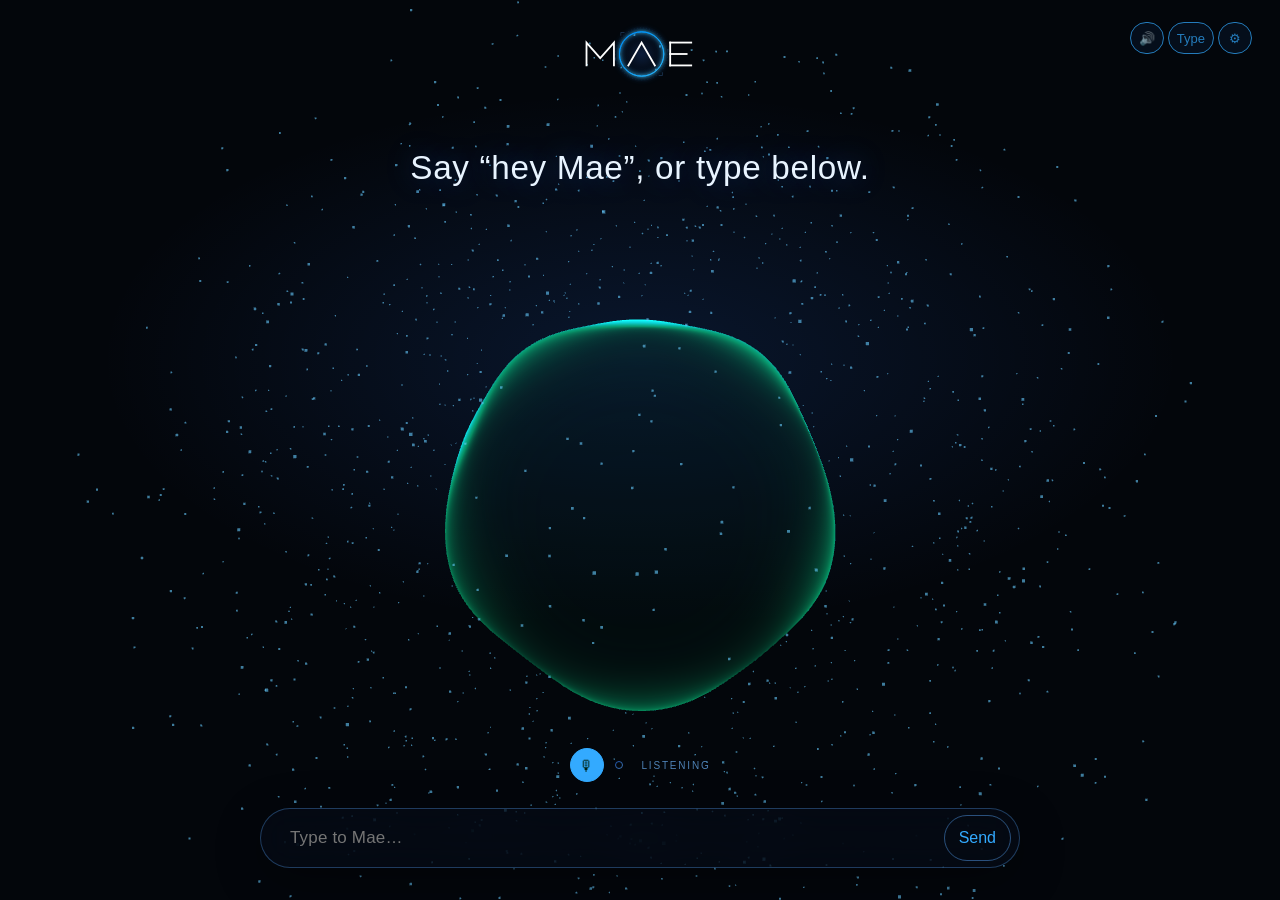
<file: index.html>
<!DOCTYPE html>
<html lang="en">
<head>
<meta charset="utf-8">
<title>Mae</title>
<meta name="viewport" content="width=device-width,initial-scale=1">
<meta name="theme-color" content="#03060b">
<link rel="manifest" href="manifest.webmanifest">
<link rel="icon" href="favicon.png" type="image/png">
<link rel="apple-touch-icon" href="icon-192.png">
<style>
:root{--mae-amp:0}
html,body{margin:0;height:100%;background:#03060b;color:#cfe8ff;font-family:"Segoe UI","Helvetica Neue",Arial,sans-serif;overflow:hidden}
#c{position:fixed;inset:0;z-index:0}
#tag{position:fixed;top:8px;left:10px;z-index:4;line-height:0;user-select:none}
#tag .mae-logo{height:40px;width:auto;display:block;overflow:visible}
#ph{display:none}
#reply{position:fixed;left:50%;top:9%;transform:translateX(-50%);max-width:88%;text-align:center;font-size:clamp(14px,4.2vw,20px);color:#e8f4ff;text-shadow:0 0 12px #3af;z-index:2}
#bar{position:fixed;left:50%;bottom:calc(66px + env(safe-area-inset-bottom));transform:translateX(-50%);width:calc(100% - 20px);box-sizing:border-box;display:flex;gap:8px;align-items:center;background:#0a1626cc;border:1px solid #2a6fb066;border-radius:28px;padding:6px 10px;box-shadow:0 0 24px #1a6fff33;z-index:3}
#mic{width:34px;height:34px;border-radius:50%;border:1px solid #3af;background:#071322;color:#3af;cursor:pointer;font-size:15px;flex:none}
#mic.on{background:#3af;color:#021}
#ear{width:14px;height:14px;flex:none;opacity:0}
#meter{width:90px;height:8px;background:#122;border-radius:4px;overflow:hidden;flex:none}
#lvl{height:100%;width:0;background:linear-gradient(90deg,#3af,#9ff)}
#tx{flex:1;font-size:16px;min-height:22px;white-space:nowrap;overflow:hidden;text-overflow:ellipsis}
#tx .i{color:#7a8798}
#st{font-size:11px;color:#6fb7ff;width:110px;text-align:right;flex:none}
#note{position:fixed;left:50%;bottom:calc(120px + env(safe-area-inset-bottom));transform:translateX(-50%);font-size:12px;color:#ffb36b;z-index:3;max-width:88%;text-align:center}
#tbar{position:fixed;left:50%;bottom:calc(12px + env(safe-area-inset-bottom));transform:translateX(-50%) translateY(0);width:calc(100% - 20px);box-sizing:border-box;display:flex;gap:8px;z-index:6;transition:transform .42s cubic-bezier(.22,.82,.28,1),opacity .32s ease}
#tbar.away{transform:translateX(-50%) translateY(160%);opacity:0;pointer-events:none}
#tin{flex:1;font-size:16px;padding:10px 14px;border-radius:24px;border:1px solid #2a6fb0;background:#0a1626;color:#e8f4ff;outline:none;box-sizing:border-box}
#tin:focus{border-color:#59a8ff}
.btn{min-width:56px;min-height:42px;font-size:16px;border-radius:24px;border:1px solid #3af;background:#071322;color:#3af;cursor:pointer;padding:0 14px}
#tbar .btn{min-height:42px}
#tools{position:fixed;top:8px;right:8px;display:flex;gap:4px;z-index:5}
#tools .btn{min-height:32px;min-width:34px;font-size:13px;padding:0 8px;border-radius:16px}
#typespot{display:none;position:fixed;left:50%;bottom:calc(14px + env(safe-area-inset-bottom));transform:translateX(-50%);z-index:6;min-height:40px}
body.type-away #typespot{display:inline-flex;align-items:center;justify-content:center}
#set{position:fixed;top:48px;right:8px;width:min(360px,90%);background:#0a1626f2;border:1px solid #2a6fb0;border-radius:12px;padding:14px;display:none;font-size:14px;z-index:7;box-sizing:border-box}
#set input{width:100%;box-sizing:border-box;font-size:16px;padding:10px;margin:6px 0;border-radius:8px;border:1px solid #2a6fb0;background:#03060b;color:#e8f4ff}
#lock{position:fixed;inset:0;display:none!important;background:#03060b;z-index:10;display:flex;flex-direction:column;align-items:center;justify-content:center;gap:12px}
#locklogo .mae-logo{height:72px;width:auto;display:block}
#lock input{font-size:22px;padding:12px;border-radius:12px;border:1px solid #2a6fb0;background:#0a1626;color:#e8f4ff;text-align:center;width:240px}
#lmsg{color:#ffb36b;min-height:18px}
@media(max-width:600px){#meter,#st{display:none}}

/* Portal mark: the ring breathes, the ticks drift, speech energy rides --mae-amp */
.mae-logo .glow,.mae-logo .amp{transform-box:fill-box;transform-origin:center}
.mae-logo .glow{animation:mae-breathe 4.8s ease-in-out infinite;filter:drop-shadow(0 0 3px rgba(47,123,255,.8))}
.mae-logo .spin{animation:mae-spin 16s linear infinite}
.mae-logo .amp{opacity:calc(var(--mae-amp,0) * .85);transform:scale(calc(1 + var(--mae-amp,0) * .16));filter:drop-shadow(0 0 6px #8eb6ff)}
@keyframes mae-breathe{
  0%,100%{opacity:.72;transform:scale(1);filter:drop-shadow(0 0 2px rgba(47,123,255,.55))}
  50%{opacity:1;transform:scale(1.08);filter:drop-shadow(0 0 7px rgba(89,168,255,.95)) drop-shadow(0 0 14px rgba(47,123,255,.4))}
}
@keyframes mae-listen{
  0%,100%{opacity:.84;transform:scale(1)}
  50%{opacity:1;transform:scale(1.075)}
}
@keyframes mae-speak{
  0%,100%{opacity:.88;transform:scale(1)}
  50%{opacity:1;transform:scale(1.18)}
}
@keyframes mae-spin{to{stroke-dashoffset:-135}}
body.listening .mae-logo .glow{
  animation:mae-listen 1.6s ease-in-out infinite;
  filter:hue-rotate(-16deg) saturate(1.25) drop-shadow(0 0 6px rgba(80,210,255,.9)) drop-shadow(0 0 14px rgba(47,160,255,.45));
}
body.speaking .mae-logo .glow{
  animation:mae-speak .82s ease-in-out infinite;
  filter:hue-rotate(18deg) saturate(1.35) brightness(1.12) drop-shadow(0 0 10px rgba(176,150,255,.95)) drop-shadow(0 0 20px rgba(80,130,255,.65));
}
#ear{transition:opacity .3s ease}
body.listening #ear{opacity:.9;animation:earpulse 1.6s ease-in-out infinite}
@keyframes earpulse{
  0%,100%{opacity:.4;filter:drop-shadow(0 0 1px #2f7bff)}
  50%{opacity:1;filter:drop-shadow(0 0 4px #59a8ff)}
}
body.type-away #bar{bottom:calc(16px + env(safe-area-inset-bottom))}
body.type-away #note{bottom:calc(70px + env(safe-area-inset-bottom))}

@media(min-width:900px){
  html,body{background:radial-gradient(ellipse 68% 48% at 50% 40%, rgba(47,123,255,.14), rgba(3,6,11,0) 62%), #03060b}
  #tag{top:22px;left:50%;transform:translateX(-50%)}
  #tag .mae-logo{height:64px}
  #reply{top:16%;width:min(760px,calc(100% - 96px));max-width:760px;font-weight:300;font-size:clamp(26px,2.6vw,40px);letter-spacing:.02em;line-height:1.45;text-shadow:0 0 28px rgba(47,123,255,.35)}
  #bar{bottom:118px;width:min(760px,calc(100% - 80px));background:transparent;border:none;box-shadow:none;padding:0 8px;justify-content:center}
  #meter{display:none}
  #mic{background:rgba(6,12,24,.35);backdrop-filter:blur(8px)}
  #st{width:auto;font-weight:300;font-size:10px;letter-spacing:.18em;text-transform:uppercase;opacity:.7}
  #tx{flex:0 1 auto;max-width:520px;font-weight:300;letter-spacing:.01em;text-align:center}
  #note{bottom:168px;font-weight:300;letter-spacing:.03em}
  #tbar{bottom:32px;width:min(760px,calc(100% - 80px));padding:6px 8px 6px 20px;border-radius:999px;background:rgba(8,14,28,.45);border:1px solid rgba(89,168,255,.32);box-shadow:0 12px 48px rgba(0,0,0,.32);backdrop-filter:blur(18px) saturate(1.25);-webkit-backdrop-filter:blur(18px) saturate(1.25)}
  #tbar:focus-within{border-color:#59a8ff;box-shadow:0 0 0 1px #2f7bff, 0 12px 48px rgba(0,0,0,.32)}
  #tin,#tin:focus{background:transparent;border-color:transparent;font-weight:300;font-size:17px;letter-spacing:.01em;padding:12px 8px}
  #tbar .btn{background:transparent;border-color:rgba(89,168,255,.45);font-weight:400;min-height:44px}
  #tools{top:22px;right:28px;opacity:.72}
  #tools:hover,#tools:focus-within{opacity:1}
  #set{top:64px;right:28px}
  #typespot{background:rgba(8,14,28,.45);backdrop-filter:blur(18px);border-color:rgba(89,168,255,.35);font-weight:300;letter-spacing:.08em}
  body.type-away #bar{bottom:36px}
  body.type-away #note{bottom:88px}
}
@media(prefers-reduced-motion:reduce){
  .mae-logo .glow,.mae-logo .spin,#ear,#tbar{animation:none!important;transition:none}
  .mae-logo .glow{opacity:.95;transform:none;filter:drop-shadow(0 0 4px rgba(47,123,255,.8))}
  body.listening .mae-logo .glow{filter:hue-rotate(-16deg) saturate(1.2) drop-shadow(0 0 5px rgba(80,210,255,.85))}
  body.speaking .mae-logo .glow{filter:hue-rotate(18deg) saturate(1.25) drop-shadow(0 0 8px rgba(176,150,255,.85))}
  .mae-logo .amp{opacity:0!important;transform:none!important}
  body.listening #ear{opacity:.85}
}
</style>
</head>
<body>
<canvas id="c"></canvas>
<div id="tag">
<svg xmlns="http://www.w3.org/2000/svg" class="mae-logo" viewBox="0 0 540 280" role="img" aria-label="Mae">
  <defs>
    <linearGradient id="mae-g" x1="0" y1="0" x2="1" y2="1">
      <stop offset="0%" stop-color="#2f7bff"/>
      <stop offset="100%" stop-color="#59a8ff"/>
    </linearGradient>
    <radialGradient id="mae-h" cx="277" cy="140" r="130" gradientUnits="userSpaceOnUse">
      <stop offset="0%" stop-color="#2f7bff" stop-opacity="0.20"/>
      <stop offset="55%" stop-color="#2f7bff" stop-opacity="0.05"/>
      <stop offset="100%" stop-color="#2f7bff" stop-opacity="0"/>
    </radialGradient>
    <filter id="mae-f" x="-90%" y="-90%" width="280%" height="280%" color-interpolation-filters="sRGB">
      <feGaussianBlur in="SourceGraphic" stdDeviation="11" result="wide"/>
      <feGaussianBlur in="SourceGraphic" stdDeviation="3.2" result="tight"/>
      <feComponentTransfer in="wide" result="halo">
        <feFuncA type="linear" slope="0.55"/>
      </feComponentTransfer>
      <feMerge>
        <feMergeNode in="halo"/>
        <feMergeNode in="tight"/>
        <feMergeNode in="SourceGraphic"/>
      </feMerge>
    </filter>
  </defs>
  <circle cx="277" cy="140" r="132" fill="url(#mae-h)"/>
  <g class="glow">
    <g filter="url(#mae-f)">
      <circle class="ring" cx="277" cy="140" r="97" fill="none" stroke="url(#mae-g)" stroke-width="4"/>
    </g>
  </g>
  <circle class="spin" cx="277" cy="140" r="114" fill="none" stroke="#59a8ff" stroke-width="1.5" stroke-dasharray="2.5 11" opacity="0.42"/>
  <circle class="amp" cx="277" cy="140" r="97" fill="none" stroke="#b9d6ff" stroke-width="3.2" opacity="0"/>
  <g class="ticks" fill="none" stroke="#59a8ff" stroke-width="1.4" opacity="0.75">
    <path d="M186 46 h16 M186 46 v14"/>
    <path d="M368 234 h-16 M368 234 v-14"/>
    <path d="M392 118 v12"/>
    <path d="M162 168 v-12"/>
  </g>
  <g class="letters" fill="none" stroke="#ffffff" stroke-width="8" stroke-linecap="square" stroke-linejoin="miter" stroke-miterlimit="3">
    <path d="M36 190 V90 L96 158 L156 90 V190"/>
    <path d="M219 190 L277 90 L335 190"/>
    <path d="M402 90 V190"/>
    <path d="M402 90 H494"/>
    <path d="M402 140 H474"/>
    <path d="M402 190 H494"/>
  </g>
</svg>
</div>
<div id="ph">Built-in replies unless a local brain is set</div>
<div id="reply">Say “hey Mae”, or type below.</div>
<div id="bar">
  <button id="mic" type="button" title="Always listening" aria-pressed="false">🎙</button>
  <svg id="ear" viewBox="0 0 32 32" aria-hidden="true">
    <defs><linearGradient id="ear-g" x1="0" y1="0" x2="1" y2="1"><stop offset="0" stop-color="#2f7bff"/><stop offset="1" stop-color="#59a8ff"/></linearGradient></defs>
    <circle cx="16" cy="16" r="8" fill="none" stroke="url(#ear-g)" stroke-width="1.7"/>
  </svg>
  <div id="meter"><div id="lvl"></div></div>
  <div id="tx"></div>
  <div id="st">idle</div>
</div>
<div id="note"></div>
<div id="tools">
  <button class="btn" id="mute" type="button" title="Mute voice replies">🔊</button>
  <button class="btn" id="typebtn" type="button" title="Type to Mae (Ctrl+K)">Type</button>
  <button class="btn" id="gear" type="button" title="Settings">⚙</button>
</div>
<div id="set"><b>Settings</b><br>Local brain URL (LM Studio, OpenAI-compatible):
<input id="url" placeholder="http://&lt;pc-ip&gt;:1234/v1" autocomplete="off">
<button class="btn" id="save" type="button">Save</button> <button class="btn" id="clr" type="button">Clear chat</button>
<p style="color:#9fc">Nothing is stored on any server. Voice uses Chrome's speech service; typing does not.</p>
<p style="color:#7a8798;font-size:12px">URL, chat history and passcode hash are saved only on this device (localStorage).</p></div>
<div id="tbar"><input id="tin" placeholder="Type to Mae…" title="Ctrl+K, Ctrl+Alt+M, or /" enterkeyhint="send" autocomplete="off"><button class="btn" id="send" type="button">Send</button></div>
<button id="typespot" class="btn" type="button">Type</button>
<div id="lock"><div id="locklogo"></div><div id="lt">Enter passcode</div>
<input id="pc" type="password" inputmode="numeric" autocomplete="off"><input id="pc2" type="password" inputmode="numeric" placeholder="Confirm" style="display:none">
<button class="btn" id="unl" type="button">Unlock</button><div id="lmsg"></div></div>
<script type="importmap">{"imports":{"three":"./three.module.js"}}</script>
<script type="module">
import * as THREE from 'three';
const NAME='mae';
const $=id=>document.getElementById(id);
// ---------- orb ----------
const r=new THREE.WebGLRenderer({canvas:$('c'),antialias:true,alpha:true});r.setPixelRatio(devicePixelRatio);
const scene=new THREE.Scene(),cam=new THREE.PerspectiveCamera(45,1,.1,100);cam.position.z=6;
const geo=new THREE.IcosahedronGeometry(1.4,64);
const mat=new THREE.ShaderMaterial({transparent:true,uniforms:{t:{value:0},a:{value:0},col:{value:new THREE.Color('#33aaff')}},
vertexShader:`uniform float t,a;varying float vN;varying vec3 vNorm;
float n(vec3 p){return sin(p.x*3.+t)*sin(p.y*3.7+t*1.3)*sin(p.z*4.1+t*.7);}
void main(){vec3 p=position+normal*(n(position)*(.06+a*.5));vNorm=normalize(normalMatrix*normal);vN=n(position);gl_Position=projectionMatrix*modelViewMatrix*vec4(p,1.);}`,
fragmentShader:`uniform vec3 col;uniform float a;varying vec3 vNorm;varying float vN;
void main(){float f=pow(1.-abs(vNorm.z),2.2);vec3 c=col*(f*2.+.15+a*.8)+vec3(.6,.9,1.)*f*a;gl_FragColor=vec4(c,f*.9+.15);}`});
const orb=new THREE.Mesh(geo,mat);scene.add(orb);
const pg=new THREE.BufferGeometry(),N=1500,pp=new Float32Array(N*3);
for(let i=0;i<N;i++){const v=new THREE.Vector3().randomDirection().multiplyScalar(2+Math.random()*1.5);pp.set([v.x,v.y,v.z],i*3);}
pg.setAttribute('position',new THREE.BufferAttribute(pp,3));
const pts=new THREE.Points(pg,new THREE.PointsMaterial({color:0x66ccff,size:.02,transparent:true,opacity:.6}));scene.add(pts);
function rs(){r.setSize(innerWidth,innerHeight);cam.aspect=innerWidth/innerHeight;const wide=innerWidth>=900;cam.position.y=wide?0.42:0;cam.zoom=wide?0.74:Math.min(1,innerWidth/innerHeight*1.3);cam.updateProjectionMatrix();}addEventListener('resize',rs);rs();
let micLvl=0,speakLvl=0,amp=0;
function loop(t){requestAnimationFrame(loop);
 if(speechSynthesis.speaking)speakLvl=.35+.25*Math.abs(Math.sin(t/90));else speakLvl*=.9;
 amp+=(Math.max(micLvl,speakLvl)-amp)*.15;mat.uniforms.t.value=t/1000;mat.uniforms.a.value=amp;
 mat.uniforms.col.value.set(speechSynthesis.speaking?'#a06bff':listening?'#33ffd0':'#33aaff');
 orb.rotation.y+=.003;pts.rotation.y-=.0008;orb.scale.setScalar(1+amp*.25);
 document.documentElement.style.setProperty('--mae-amp',amp.toFixed(3));
 $('lvl').style.width=Math.min(100,micLvl*250)+'%';r.render(scene,cam);}
requestAnimationFrame(loop);
// ---------- mic level ----------
let audioOn=false;
async function startAudio(){if(audioOn)return;audioOn=true;
 try{const s=await navigator.mediaDevices.getUserMedia({audio:true});const ac=new AudioContext(),an=ac.createAnalyser();an.fftSize=512;
 ac.createMediaStreamSource(s).connect(an);const d=new Uint8Array(an.fftSize);
 (function m(){an.getByteTimeDomainData(d);let s2=0;for(const v of d){const x=(v-128)/128;s2+=x*x}micLvl=Math.sqrt(s2/d.length);requestAnimationFrame(m)})();
 }catch(e){}}
// ---------- speech ----------
const SR=window.SpeechRecognition||window.webkitSpeechRecognition;
let rec,listening=false,mode='wake',awake=false;
const status=s=>$('st').textContent=s;
let muted=localStorage.getItem('mae_muted')==='1';
let maeVoices=[],speechUnlocked=false,keepT=null;
function loadVoices(){try{maeVoices=speechSynthesis.getVoices()||[]}catch(e){}}
loadVoices();try{speechSynthesis.onvoiceschanged=loadVoices}catch(e){}
function unlockSpeech(){if(speechUnlocked)return;speechUnlocked=true;try{const z=new SpeechSynthesisUtterance(' ');z.volume=0;z.lang='en-US';speechSynthesis.speak(z);speechSynthesis.resume();}catch(e){}}
['pointerdown','touchstart','click','keydown'].forEach(ev=>addEventListener(ev,unlockSpeech,{capture:true,passive:true}));
let sayGen=0,holdSafe=null,micHeld=false;
function say(t){$('reply').textContent=t;const gen=++sayGen;
 if(speechSynthesis.speaking||speechSynthesis.pending)speechSynthesis.cancel();
 if(muted){document.body.classList.remove('speaking');releaseMic();return;}
 holdMic();document.body.classList.add('speaking');
 setTimeout(()=>{if(gen!==sayGen)return;const u=new SpeechSynthesisUtterance(t);u.rate=1.02;u.lang='en-US';if(!maeVoices.length)loadVoices();
 const v=maeVoices.find(v=>/en/i.test(v.lang)&&/female|zira|samantha|google us/i.test(v.name))||maeVoices.find(v=>/en[-_]US/i.test(v.lang));if(v)u.voice=v;
 const stopKeep=()=>{if(keepT){clearInterval(keepT);keepT=null}};
 const finish=()=>{if(gen!==sayGen)return;stopKeep();if(holdSafe){clearTimeout(holdSafe);holdSafe=null}document.body.classList.remove('speaking');releaseMic();};
 u.onstart=()=>{stopKeep();keepT=setInterval(()=>{if(!speechSynthesis.speaking){stopKeep();return}speechSynthesis.pause();speechSynthesis.resume();},10000)};
 u.onend=()=>{finish();status(listening?'listening':'idle')};
 u.onerror=e=>{finish();status('voice error: '+e.error)};
 speechSynthesis.resume();speechSynthesis.speak(u);
 if(holdSafe)clearTimeout(holdSafe);
 holdSafe=setTimeout(()=>{if(gen===sayGen&&!speechSynthesis.speaking&&!speechSynthesis.pending)finish();},45000);
 },100);}
function brain(q){ // PLACEHOLDER — swap for a real AI later
 const s=q.toLowerCase();
 if(/time/.test(s))return 'It is '+new Date().toLocaleTimeString([], {hour:'numeric',minute:'2-digit'})+'.';
 if(/date|day is it|today/.test(s))return 'Today is '+new Date().toLocaleDateString([], {weekday:'long',month:'long',day:'numeric'})+'.';
 if(/your name|who are you/.test(s))return "I'm Mae, a prototype. My replies are placeholders until a real brain is connected.";
 if(/hello|hi\b/.test(s))return 'Hello Dan.';
 if(/stop|cancel|never ?mind/.test(s))return 'Okay.';
 return 'I heard: '+q+'. (Placeholder reply.)';}
function handle(final){if(locked)return;let q=final.trim();const w=q.toLowerCase().indexOf('hey '+NAME);
 if(mode==='wake'&&!awake){if(w<0)return;q=q.slice(w+4+NAME.length).replace(/^[,.\s]+/,'');if(!q){awake=true;say('Yes?');return;}}
 awake=false;if(q)ask(q);}
let listenWanted=localStorage.getItem('mae_mic')!=='0';
let micBlocked=false,micHinted=false,backoff=0,restartT=null,recGen=0;
function quietMicHint(){if(micHinted)return;micHinted=true;const n=document.getElementById('note');if(n)n.textContent='Mic is blocked. Allow the microphone if you want Mae to hear you.';}
function paintMic(){
 const armed=!!(listenWanted&&!micBlocked&&SR);
 $('mic').classList.toggle('on',armed);
 $('mic').setAttribute('aria-pressed',armed?'true':'false');
 $('mic').title=armed?'Always listening. Click to turn the mic off.':'Mic is off. Click to listen.';
 document.body.classList.toggle('listening',!!(listening&&!micHeld));
}
function holdMic(){if(micHeld)return;micHeld=true;clearTimeout(restartT);recGen++;try{if(rec)rec.stop()}catch(e){}listening=false;paintMic();}
function releaseMic(){if(!micHeld)return;micHeld=false;if(listenWanted&&!micBlocked&&!locked&&SR)startListen();}
function startListen(){
 if(locked||!listenWanted||micBlocked||micHeld||listening)return;
 if(!SR){status('no speech API');paintMic();return;}
 clearTimeout(restartT);
 const gen=++recGen;
 let recLocal;
 try{recLocal=new SR();}catch(e){backoff=Math.min(5000,Math.round((backoff||800)*2));restartT=setTimeout(()=>{if(gen===recGen)startListen();},backoff);return;}
 rec=recLocal;rec.lang='en-US';rec.interimResults=true;rec.continuous=true;
 rec.onresult=e=>{if(gen!==recGen)return;backoff=0;let fin='',int='';
  for(let i=e.resultIndex;i<e.results.length;i++){const x=e.results[i];x.isFinal?fin+=x[0].transcript:int+=x[0].transcript;}
  $('tx').innerHTML=(fin?'<span>'+esc(fin)+'</span> ':'')+'<span class="i">'+esc(int)+'</span>';if(fin)handle(fin);};
 rec.onerror=ev=>{if(gen!==recGen)return;const err=(ev&&ev.error)||'';
  if(err==='aborted'||err==='no-speech')return;
  if(err==='not-allowed'||err==='service-not-allowed'){micBlocked=true;listening=false;paintMic();quietMicHint();status('mic blocked');return;}
  backoff=Math.min(5000,Math.round(Math.max(900,(backoff||800)*1.75)));};
 rec.onend=()=>{if(gen!==recGen)return;listening=false;paintMic();
  if(micHeld||!listenWanted||micBlocked||locked)return;
  const wait=backoff||650;backoff=0;clearTimeout(restartT);
  restartT=setTimeout(()=>{if(gen!==recGen||micHeld||!listenWanted||micBlocked||locked)return;startListen();},wait);};
 listening=true;paintMic();status('listening');
 try{rec.start();}catch(e){listening=false;paintMic();backoff=Math.min(5000,Math.round((backoff||800)*2));restartT=setTimeout(()=>{if(gen===recGen)startListen();},backoff||1000);return;}
 startAudio();
}
function stopListenUser(){listenWanted=false;localStorage.setItem('mae_mic','0');clearTimeout(restartT);micHeld=false;recGen++;try{if(rec)rec.stop()}catch(e){}listening=false;paintMic();status('mic off');}
const esc=s=>s.replace(/[&<>]/g,c=>({'&':'&amp;','<':'&lt;','>':'&gt;'}[c]));
$('mic').onclick=()=>{if(listenWanted&&!micBlocked)stopListenUser();else{listenWanted=true;micBlocked=false;localStorage.setItem('mae_mic','1');startListen();}};
// ---------- typing + local brain ----------
const isPC=location.protocol==='file:'||/^(localhost|127\.0\.0\.1)$/.test(location.hostname);
const SYS="You are Mae, Dan's personal assistant. Be brief, warm, and plain.";
let hist=[];try{hist=JSON.parse(localStorage.getItem('mae_hist')||'[]')}catch(e){hist=[]}
const getURL=()=>{const u=localStorage.getItem('mae_url');return u!==null?u:(isPC?'http://localhost:1234/v1':'');};
const note=t=>$('note').textContent=t||'';
let busy=false;
async function ask(q){if(busy)return;busy=true;status('thinking');let a=null;const url=getURL().trim().replace(/\/+$/,'');
 if(url){try{const ctl=new AbortController();const to=setTimeout(()=>ctl.abort(),60000);
  const res=await fetch(url+'/chat/completions',{method:'POST',headers:{'Content-Type':'application/json'},signal:ctl.signal,
   body:JSON.stringify({model:'local-model',messages:[{role:'system',content:SYS},...hist.slice(-20),{role:'user',content:q}],temperature:.7})});
  clearTimeout(to);if(!res.ok)throw new Error(res.status);const j=await res.json();a=(j.choices&&j.choices[0]&&j.choices[0].message&&j.choices[0].message.content||'').replace(/<think>[\s\S]*?<\/think>/g,'').trim()||null;
  if(a)note('');}catch(e){a=null;}}
 if(!a){a=brain(q);note(url?'offline brain (local AI not reachable, using built-in replies)':'offline brain (no local AI set)');}
 hist.push({role:'user',content:q},{role:'assistant',content:a});hist=hist.slice(-20);localStorage.setItem('mae_hist',JSON.stringify(hist));
 busy=false;status('idle');say(a);}
function sendTyped(){const v=$('tin').value.trim();if(!v)return;$('tin').value='';$('tx').textContent=v;ask(v);}
function isTyping(el){if(!el)return false;if(el.isContentEditable)return true;const t=el.tagName;return t==='INPUT'||t==='TEXTAREA'||t==='SELECT';}
function showType(){const bar=$('tbar');bar.classList.remove('away');document.body.classList.remove('type-away');bar.setAttribute('aria-hidden','false');$('tin').tabIndex=0;$('tin').focus();}
function hideType(){const bar=$('tbar');if(bar.classList.contains('away'))return;bar.classList.add('away');document.body.classList.add('type-away');bar.setAttribute('aria-hidden','true');$('tin').tabIndex=-1;if(document.activeElement===$('tin'))$('tin').blur();}
function typeFromUrl(){if(location.hash==='#type'||location.hash==='#type=1')return true;try{return new URLSearchParams(location.search).get('type')==='1';}catch(e){return false;}}
$('send').onclick=sendTyped;
$('tin').addEventListener('keydown',e=>{e.stopPropagation();if(e.key==='Escape'){e.preventDefault();hideType();return;}if(e.key==='Enter'){e.preventDefault();sendTyped();}});
$('tin').addEventListener('keyup',e=>e.stopPropagation());
$('typebtn').onclick=()=>showType();
$('typespot').onclick=()=>showType();
addEventListener('keydown',e=>{
 if(e.key==='Escape'){if($('set').style.display==='block'){$('set').style.display='none';return;}if(!$('tbar').classList.contains('away'))hideType();return;}
 if(e.repeat)return;
 const key=(e.key||'').toLowerCase();
 const ctrlAltM=e.ctrlKey&&e.altKey&&e.code==='KeyM';
 const ctrlK=e.ctrlKey&&!e.altKey&&!e.shiftKey&&(key==='k'||e.code==='KeyK');
 const slash=key==='/'&&!e.ctrlKey&&!e.metaKey&&!e.altKey&&!isTyping(e.target);
 if(!(ctrlAltM||ctrlK||slash))return;
 e.preventDefault();showType();
});
addEventListener('hashchange',()=>{if(typeFromUrl())showType();});
const setMute=()=>{$('mute').textContent=muted?'🔇':'🔊';};setMute();
$('mute').onclick=()=>{muted=!muted;localStorage.setItem('mae_muted',muted?'1':'0');if(muted){speechSynthesis.cancel();document.body.classList.remove('speaking');releaseMic();}setMute();};
$('gear').onclick=()=>{const p=$('set');p.style.display=p.style.display==='block'?'none':'block';$('url').value=getURL();};
$('url').addEventListener('keydown',e=>{e.stopPropagation();if(e.key==='Escape'){e.preventDefault();$('set').style.display='none';}});
$('save').onclick=()=>{localStorage.setItem('mae_url',$('url').value.trim());note('saved');$('set').style.display='none';};
$('clr').onclick=()=>{hist=[];localStorage.removeItem('mae_hist');note('chat cleared');};
// ---------- passcode lock (privacy screen) ----------
async function sha(t){const b=await crypto.subtle.digest('SHA-256',new TextEncoder().encode('mae:'+t));return[...new Uint8Array(b)].map(x=>x.toString(16).padStart(2,'0')).join('');}
let locked=false; // passcode turned off for now (Dan, Nov 6 2026)
function showLock(){locked=true;clearTimeout(restartT);recGen++;try{rec&&rec.stop()}catch(e){}listening=false;micHeld=false;paintMic();speechSynthesis.cancel();document.body.classList.remove('speaking');const has=!!localStorage.getItem('mae_pass');
 $('lt').textContent=has?'Enter passcode':'Set a passcode for Mae';$('pc2').style.display=has?'none':'';$('unl').textContent=has?'Unlock':'Set passcode';
 $('pc').value=$('pc2').value='';$('lmsg').textContent='';$('lock').style.display='flex';setTimeout(()=>$('pc').focus(),50);}
async function unlock(){if(!(window.crypto&&crypto.subtle)){$('lmsg').textContent='Lock needs https or localhost.';return;}
 const v=$('pc').value,h=localStorage.getItem('mae_pass');
 if(!h){if(v.length<4){$('lmsg').textContent='Use at least 4 characters.';return;}if(v!==$('pc2').value){$('lmsg').textContent='Passcodes do not match.';return;}
  localStorage.setItem('mae_pass',await sha(v));}
 else if(await sha(v)!==h){$('lmsg').textContent='Wrong passcode.';$('pc').value='';return;}
 locked=false;$('lock').style.display='none';if(listenWanted&&!micBlocked)startListen();}
$('unl').onclick=unlock;
for(const id of['pc','pc2']){$(id).addEventListener('keydown',e=>{e.stopPropagation();if(e.key==='Enter')unlock();});$(id).addEventListener('keyup',e=>e.stopPropagation());}
// passcode off: no lock on open
(function mountLockLogo(){const src=$('tag').querySelector('svg');const slot=$('locklogo');if(!src||!slot)return;const clone=src.cloneNode(true);
 clone.innerHTML=clone.innerHTML.replaceAll('id="mae-g"','id="mae-g2"').replaceAll('url(#mae-g)','url(#mae-g2)').replaceAll('id="mae-h"','id="mae-h2"').replaceAll('url(#mae-h)','url(#mae-h2)').replaceAll('id="mae-f"','id="mae-f2"').replaceAll('url(#mae-f)','url(#mae-f2)');
 slot.replaceChildren(clone);})();
paintMic();
if(SR&&listenWanted)startListen();
else if(!SR)status('no speech API');
else status('mic off');
if(typeFromUrl())showType();
window.__hudReady=true;
</script>
<script>
if('serviceWorker' in navigator){
 const KEY='mae_sw_reload';
 let reloaded=false,waiting=false,suppressEcho=false;
 let hadController=!!navigator.serviceWorker.controller;
 try{if(sessionStorage.getItem(KEY)==='1'){sessionStorage.removeItem(KEY);suppressEcho=true;}}catch(e){}
 const loadedAt=Date.now();
 function maeBusy(){
  const tin=document.getElementById('tin');
  let speaking=false;
  try{speaking=!!(speechSynthesis.speaking||speechSynthesis.pending);}catch(e){}
  if(document.body&&document.body.classList.contains('speaking'))speaking=true;
  const typing=!!(tin&&document.activeElement===tin);
  return speaking||typing;
 }
 function reloadForUpdate(){
  if(reloaded)return;
  if(maeBusy()){
   if(waiting)return;
   waiting=true;
   const tick=()=>{if(reloaded)return;if(maeBusy()){setTimeout(tick,500);return;}reloaded=true;try{sessionStorage.setItem(KEY,'1');}catch(e){}location.reload();};
   setTimeout(tick,500);
   return;
  }
  reloaded=true;
  try{sessionStorage.setItem(KEY,'1');}catch(e){}
  location.reload();
 }
 window.__requestMaeReload=reloadForUpdate;
 navigator.serviceWorker.addEventListener('controllerchange',()=>{
  if(!hadController){hadController=true;return;}
  if(suppressEcho&&Date.now()-loadedAt<1500){suppressEcho=false;return;}
  reloadForUpdate();
 });
 navigator.serviceWorker.register('sw.js',{updateViaCache:'none'}).then(reg=>{
  const check=()=>{try{const p=reg.update();if(p&&p.catch)p.catch(()=>{});}catch(e){}};
  check();
  document.addEventListener('visibilitychange',()=>{if(document.visibilityState==='visible')check();});
  addEventListener('focus',check);
  setInterval(check,5*60*1000);
 }).catch(()=>{});
}
if(matchMedia('(display-mode: standalone)').matches||matchMedia('(display-mode: window-controls-overlay)').matches){try{window.resizeTo(420,680)}catch(e){}}
</script>
</body>
</html>
</file>
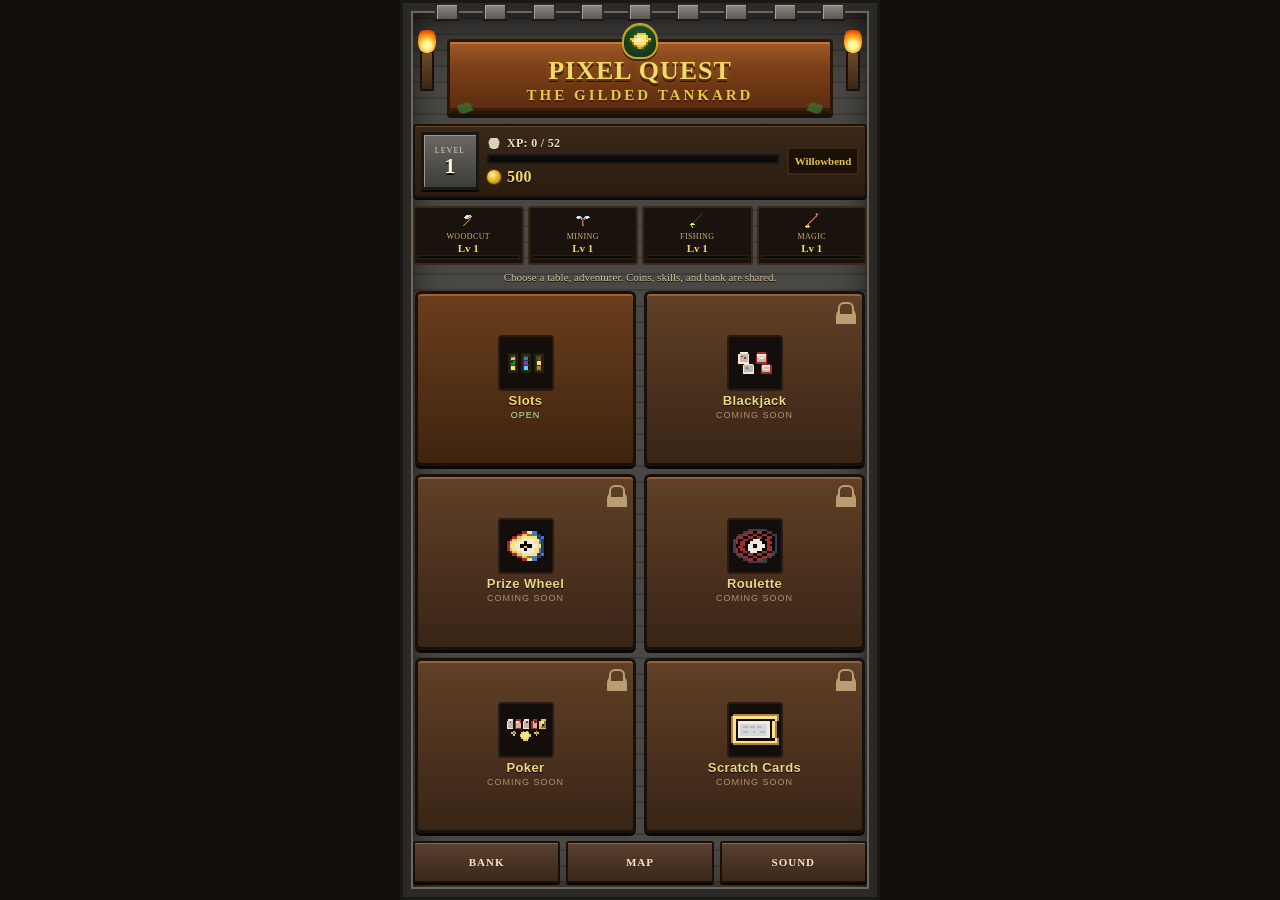
<file: pixel-quest-slots/index.html>
<!DOCTYPE html>
<html lang="en">
<head>
  <meta charset="UTF-8" />
  <meta name="viewport" content="width=device-width, initial-scale=1, maximum-scale=1, user-scalable=no, viewport-fit=cover" />
  <meta name="theme-color" content="#1a1510" />
  <meta name="apple-mobile-web-app-capable" content="yes" />
  <meta name="apple-mobile-web-app-status-bar-style" content="black-translucent" />
  <meta name="mobile-web-app-capable" content="yes" />
  <meta name="description" content="Pixel Quest — a free-play 8-bit fantasy RPG tavern. Spin slots, bank loot, and train skills." />
  <link rel="manifest" href="manifest.webmanifest" />
  <link rel="icon" type="image/svg+xml" href="icon.svg" />
  <link rel="icon" type="image/png" href="icon-192.png" />
  <link rel="apple-touch-icon" href="icon-192.png" />
  <title>Pixel Quest</title>
  <link rel="stylesheet" href="styles.css" />
</head>
<body>
  <div id="app">

    <section id="screenHub" class="screen">
      <div class="castle tavern">
        <div class="merlons" aria-hidden="true"></div>
        <header class="title-row">
          <div class="torch" aria-hidden="true"><span class="flame"></span></div>
          <div class="banner-wrap">
            <div class="crest" aria-hidden="true"><canvas class="js-crest" width="48" height="48"></canvas></div>
            <div class="banner">
              <h1>PIXEL QUEST</h1>
              <h2>THE GILDED TANKARD</h2>
            </div>
          </div>
          <div class="torch right" aria-hidden="true"><span class="flame"></span></div>
        </header>

        <section class="hud hub-hud">
          <div class="level-badge">
            <span class="lvl-cap">LEVEL</span>
            <span class="lvl-num js-level">1</span>
          </div>
          <div class="hud-mid">
            <div class="xp-row">
              <span class="skull" aria-hidden="true"></span>
              <span class="js-xp">XP: 0 / 50</span>
            </div>
            <div class="xp-track"><div class="xp-fill js-xp-fill"></div></div>
            <div class="coins-row">
              <span class="coin-icon" aria-hidden="true"></span>
              <span class="js-coins">500</span>
            </div>
          </div>
          <div class="area-chip">
            <span class="js-area-name">Willowbend</span>
          </div>
        </section>

        <section class="skills js-skills"></section>
        <p class="tavern-line">Choose a table, adventurer. Coins, skills, and bank are shared.</p>
        <div class="game-grid" id="gameGrid"></div>

        <nav class="toolbar">
          <button type="button" class="tool js-bank">BANK</button>
          <button type="button" class="tool js-map">MAP</button>
          <button type="button" class="tool js-mute" aria-label="Mute">SOUND</button>
        </nav>
      </div>
    </section>

    <section id="screenSlots" class="screen hidden">
      <div class="castle">
        <div class="merlons" aria-hidden="true"></div>

        <header class="title-row">
          <div class="torch" aria-hidden="true"><span class="flame"></span></div>
          <div class="banner-wrap">
            <div class="crest" aria-hidden="true"><canvas class="js-crest" width="48" height="48"></canvas></div>
            <div class="banner">
              <h1>PIXEL QUEST</h1>
              <h2>SLOTS</h2>
            </div>
          </div>
          <div class="torch right" aria-hidden="true"><span class="flame"></span></div>
        </header>

        <section class="combat" id="combat">
          <div class="combat-side player">
            <div class="who">YOU</div>
            <div class="hp-track"><div class="hp-fill js-player-hp-fill"></div></div>
            <div class="hp-label js-player-hp">30/30</div>
          </div>
          <div class="monster-card">
            <canvas id="monsterSprite" width="64" height="64"></canvas>
            <div class="monster-meta">
              <div class="monster-name" id="monsterName">Giant Rat</div>
              <div class="hp-track boss"><div class="hp-fill enemy js-monster-hp-fill"></div></div>
              <div class="hp-label js-monster-hp">20/20</div>
            </div>
          </div>
          <div class="combat-side area">
            <div class="who js-area-name">Willowbend</div>
            <div class="sub js-area-biome">Meadow</div>
          </div>
        </section>

        <div class="float-layer" id="floatLayer"></div>

        <section class="reel-frame" id="reelFrame">
          <canvas id="reels" width="360" height="220"></canvas>
        </section>

        <p class="result" id="result">Match 3+ from the left. Swords hit harder!</p>

        <section class="hud">
          <div class="level-badge">
            <span class="lvl-cap">LEVEL</span>
            <span class="lvl-num js-level">1</span>
          </div>
          <div class="hud-mid">
            <div class="xp-row">
              <span class="skull" aria-hidden="true"></span>
              <span class="js-xp">XP: 0 / 50</span>
            </div>
            <div class="xp-track"><div class="xp-fill js-xp-fill"></div></div>
            <div class="coins-row">
              <span class="coin-icon" aria-hidden="true"></span>
              <span class="js-coins">500</span>
            </div>
          </div>
          <div class="bet-box">
            <button type="button" id="betMinus" class="bet-btn" aria-label="Decrease bet">−</button>
            <div class="bet-readout">
              <span class="bet-cap">BET</span>
              <span id="betText">10</span>
            </div>
            <button type="button" id="betPlus" class="bet-btn" aria-label="Increase bet">+</button>
          </div>
        </section>

        <section class="skills js-skills"></section>

        <nav class="toolbar">
          <button type="button" class="tool js-bank">BANK</button>
          <button type="button" class="tool js-map">MAP</button>
          <button type="button" class="tool js-mute" aria-label="Mute">SOUND</button>
          <button type="button" class="tool js-tavern">TAVERN</button>
        </nav>

        <button type="button" id="btnSpin" class="spin">SPIN</button>
      </div>
    </section>

    <section id="screenGame" class="screen hidden">
      <div class="castle">
        <div class="merlons" aria-hidden="true"></div>
        <div id="gameRoot"></div>
        <nav class="toolbar">
          <button type="button" class="tool js-tavern">TAVERN</button>
        </nav>
      </div>
    </section>
  </div>

  <div class="overlay hidden" id="overlay" role="dialog" aria-modal="true">
    <div class="panel" id="overlayPanel"></div>
  </div>

  <script src="js/sprites.js"></script>
  <script src="js/audio.js"></script>
  <script src="js/state.js"></script>
  <script src="js/registry.js"></script>
  <script src="js/ui.js"></script>
  <script src="js/slots.js"></script>
  <script src="js/main.js"></script>
</body>
</html>
</file>
<file: pixel-quest-slots/styles.css>
:root {
  --bg: #120e0a;
  --stone: #5c5a54;
  --stone-lt: #7a7870;
  --stone-dk: #3a3834;
  --ink: #1a120c;
  --wood: #6b3a1c;
  --wood-lt: #8b4a24;
  --wood-dk: #3d2010;
  --gold: #e8c547;
  --gold-lt: #f5d76a;
  --gold-dk: #9a7218;
  --green: #0d3a28;
  --green-lt: #145238;
  --xp: #3dcc4a;
  --hp: #d23a3a;
  --hp-you: #3dcc4a;
  --cream: #f3e6c4;
  --shadow: #0a0806;
  --safe-t: env(safe-area-inset-top, 0px);
  --safe-b: env(safe-area-inset-bottom, 0px);
}

* { box-sizing: border-box; -webkit-tap-highlight-color: transparent; }
html, body { margin: 0; padding: 0; height: 100%; background: var(--bg); color: var(--cream); }
html { height: 100dvh; }
body {
  font-family: Palatino, "Palatino Linotype", "Times New Roman", Georgia, serif;
  overflow: hidden;
  user-select: none;
  touch-action: manipulation;
  overscroll-behavior: none;
}

#app {
  width: 100%;
  max-width: 480px;
  height: 100dvh;
  margin: 0 auto;
  position: relative;
  background: #0b0907;
}

.screen {
  position: absolute;
  inset: 0;
  display: flex;
  flex-direction: column;
}
.screen.hidden, .hidden { display: none !important; }

.castle {
  flex: 1;
  display: flex;
  flex-direction: column;
  min-height: 0;
  padding: calc(6px + var(--safe-t)) 10px calc(10px + var(--safe-b));
  background:
    linear-gradient(180deg, rgba(0,0,0,.35), transparent 80px),
    repeating-linear-gradient(0deg, #4a4844 0 14px, #3e3c38 14px 16px),
    repeating-linear-gradient(90deg, #524f4a 0 28px, #3e3c38 28px 30px);
  background-color: #45433e;
  box-shadow: inset 0 0 0 8px #2c2a26, inset 0 0 0 10px #6a6860, inset 0 0 40px #000;
  border: 3px solid #1a1814;
  overflow: hidden;
}

.merlons {
  display: flex;
  justify-content: space-evenly;
  height: 16px;
  margin: -6px -2px 4px;
  flex-shrink: 0;
}
.merlons span {
  width: 24px;
  height: 16px;
  background: linear-gradient(#8a8880, #5a584f);
  border: 2px solid #2a2824;
  border-bottom: 0;
  box-shadow: inset 1px 1px 0 #a8a49a, 0 2px 0 #1a1814;
}

.title-row {
  display: flex;
  align-items: stretch;
  gap: 6px;
  flex-shrink: 0;
  margin-bottom: 6px;
}

.torch {
  width: 28px;
  flex-shrink: 0;
  position: relative;
  display: flex;
  align-items: flex-start;
  justify-content: center;
  padding-top: 4px;
}
.torch::before {
  content: "";
  position: absolute;
  top: 28px;
  width: 10px;
  height: 36px;
  background: linear-gradient(#6a4a2a, #3a2814);
  border: 2px solid #1a1008;
  border-radius: 1px;
}
.flame {
  width: 18px;
  height: 26px;
  background: radial-gradient(circle at 50% 70%, #fff6a0 0 20%, #ffb020 40%, #e04000 75%, transparent 76%);
  filter: blur(.3px);
  animation: flicker .18s steps(2, end) infinite;
  border-radius: 50% 50% 40% 40%;
  z-index: 1;
}
@keyframes flicker {
  0% { transform: scale(1, 1) translateY(0); opacity: 1; }
  50% { transform: scale(.86, 1.12) translateY(-1px); opacity: .85; }
  100% { transform: scale(1.08, .92) translateY(1px); opacity: 1; }
}

.banner-wrap { flex: 1; position: relative; padding-top: 16px; }
.crest {
  position: absolute;
  top: 0;
  left: 50%;
  transform: translateX(-50%);
  z-index: 2;
  width: 36px;
  height: 36px;
  background: radial-gradient(circle at 50% 40%, #245c28, #0e2a12);
  border: 2px solid #c9a227;
  border-radius: 50% 50% 40% 40%;
  box-shadow: 0 2px 0 #3a2808, inset 0 1px 0 #6a9a4a;
  display: flex;
  align-items: center;
  justify-content: center;
  overflow: hidden;
}
.crest canvas { width: 28px; height: 28px; image-rendering: pixelated; }

.banner {
  background:
    linear-gradient(180deg, #a05a28 0%, #7a3e18 40%, #5a2c10 100%);
  border: 3px solid #2a1608;
  box-shadow: inset 0 2px 0 #c47838, inset 0 -3px 0 #3a1c08, 0 4px 0 #1a1008;
  border-radius: 4px;
  text-align: center;
  padding: 16px 6px 8px;
  position: relative;
}
.banner::before, .banner::after {
  content: "";
  position: absolute;
  width: 14px;
  height: 10px;
  background: #3d6b28;
  opacity: .85;
  bottom: -2px;
}
.banner::before { left: 8px; transform: rotate(-18deg); border-radius: 0 40% 0 40%; }
.banner::after { right: 8px; transform: rotate(18deg); border-radius: 40% 0 40% 0; }
.banner h1, .banner h2 { margin: 0; line-height: 1; }
.banner h1 {
  font-size: clamp(18px, 6.2vw, 26px);
  letter-spacing: 1px;
  color: var(--gold-lt);
  text-shadow: 0 2px 0 #5a3a08, 0 3px 0 #1a1008, 0 0 8px rgba(255, 200, 60, .25);
}
.banner h2 {
  font-size: clamp(11px, 3.6vw, 15px);
  letter-spacing: 3px;
  color: var(--gold);
  margin-top: 4px;
  text-shadow: 0 2px 0 #3a2008;
}

.hud, .hub-hud {
  display: grid;
  grid-template-columns: 58px 1fr auto;
  gap: 8px;
  align-items: center;
  flex-shrink: 0;
  margin: 4px 0;
  background: linear-gradient(#3a2818, #2a1c10);
  border: 2px solid #1a1008;
  box-shadow: inset 0 1px 0 #6a4a28, 0 2px 0 #0a0604;
  padding: 6px;
  border-radius: 4px;
}

.level-badge {
  width: 58px;
  height: 58px;
  background: linear-gradient(#6a6860, #3e3c38);
  border: 3px solid #1a1814;
  box-shadow: inset 1px 1px 0 #9a9890, 0 2px 0 #0a0806;
  display: flex;
  flex-direction: column;
  align-items: center;
  justify-content: center;
}
.lvl-cap { font-size: 8px; letter-spacing: 1px; color: #d8d0c0; }
.lvl-num { font-size: 22px; font-weight: 700; color: #fff8e0; line-height: 1; text-shadow: 0 2px 0 #000; }

.hud-mid { min-width: 0; }
.xp-row, .coins-row {
  display: flex;
  align-items: center;
  gap: 6px;
  font-size: 12px;
  font-weight: 700;
  letter-spacing: .3px;
  color: #f3e6c4;
  text-shadow: 0 1px 0 #000;
}
.xp-track, .hp-track {
  height: 10px;
  background: #0a0a08;
  border: 2px solid #1a1814;
  margin: 3px 0 4px;
  position: relative;
  overflow: hidden;
}
.xp-fill, .hp-fill { height: 100%; width: 0%; background: linear-gradient(#6aee6a, #2a9a2a); transition: width .25s ease; }
.hp-fill.enemy { background: linear-gradient(#ee6a4a, #9a2010); }
.coins-row { font-size: 16px; color: var(--gold-lt); }
.coin-icon, .skull {
  width: 14px; height: 14px; display: inline-block; flex-shrink: 0;
  image-rendering: pixelated;
}
.coin-icon {
  background: radial-gradient(circle at 40% 35%, #fff3a0, #e0b020 50%, #8a6010);
  border-radius: 50%;
  box-shadow: 0 0 0 1px #5a3a08;
}
.skull {
  background: #d8d0c0;
  clip-path: polygon(25% 10%, 75% 10%, 90% 40%, 80% 80%, 60% 90%, 40% 90%, 20% 80%, 10% 40%);
}

.bet-box {
  display: flex;
  flex-direction: column;
  gap: 3px;
  width: 86px;
}
.bet-box {
  display: grid;
  grid-template-columns: 32px 1fr 32px;
  align-items: center;
  width: 118px;
  gap: 4px;
}
.bet-btn {
  height: 44px;
  width: 32px;
  background: linear-gradient(#6a4a28, #3a2814);
  color: var(--gold-lt);
  border: 2px solid #1a1008;
  box-shadow: inset 0 1px 0 #a07040, 0 2px 0 #0a0604;
  font-size: 22px;
  font-weight: 700;
  line-height: 1;
  border-radius: 3px;
  cursor: pointer;
}
.bet-btn:active { transform: translateY(1px); box-shadow: inset 0 1px 0 #a07040; }
.bet-readout {
  text-align: center;
  background: #1a1008;
  border: 2px solid #3a2814;
  padding: 4px 0;
  border-radius: 2px;
}
.bet-cap { display: block; font-size: 8px; letter-spacing: 1px; color: #c8b080; }
#betText { display: block; font-size: 16px; font-weight: 700; color: var(--gold-lt); }

.area-chip {
  min-width: 72px;
  text-align: center;
  font-size: 11px;
  font-weight: 700;
  color: var(--gold);
  text-shadow: 0 1px 0 #000;
  padding: 6px 4px;
  background: #1a1008;
  border: 2px solid #3a2814;
}

.combat {
  display: grid;
  grid-template-columns: 72px 1fr 72px;
  gap: 6px;
  align-items: center;
  flex-shrink: 0;
  margin: 2px 0 6px;
  background: rgba(10, 8, 6, .45);
  border: 2px solid #1a1008;
  padding: 4px 6px;
  border-radius: 4px;
}
.combat-side { text-align: center; }
.combat-side .who { font-size: 10px; letter-spacing: 1px; font-weight: 700; color: var(--gold); }
.combat-side .sub { font-size: 9px; color: #c8b080; }
.hp-label { font-size: 9px; color: #f3e6c4; margin-top: 1px; }
.monster-card { display: flex; align-items: center; gap: 8px; min-width: 0; }
#monsterSprite { width: 48px; height: 48px; image-rendering: pixelated; flex-shrink: 0; background: #0a1210; border: 2px solid #2a2010; }
.monster-meta { flex: 1; min-width: 0; }
.monster-name {
  font-size: 13px; font-weight: 700; color: #fff4d0;
  white-space: nowrap; overflow: hidden; text-overflow: ellipsis;
  text-shadow: 0 1px 0 #000;
}

.float-layer {
  position: relative;
  height: 0;
  z-index: 5;
  pointer-events: none;
}
.floater {
  position: absolute;
  left: 50%;
  top: 0;
  transform: translateX(-50%);
  font-weight: 700;
  font-size: 14px;
  text-shadow: 0 1px 0 #000;
  animation: floatUp .9s ease-out forwards;
  white-space: nowrap;
}
.floater.dmg { color: #ff6a4a; }
.floater.heal, .floater.hit { color: #7eff7e; }
.floater.coins { color: var(--gold-lt); }
.floater.xp { color: #9ad4ff; }
@keyframes floatUp {
  0% { opacity: 1; transform: translate(-50%, 0); }
  100% { opacity: 0; transform: translate(-50%, -36px); }
}

.reel-frame {
  flex: 1 1 auto;
  min-height: 180px;
  background: var(--green);
  border: 6px solid #5a3a20;
  box-shadow:
    inset 0 0 0 3px #2a180c,
    0 0 0 3px #2a180c,
    0 4px 0 #1a1008,
    inset 0 0 30px rgba(0,0,0,.45);
  border-radius: 4px;
  position: relative;
  overflow: hidden;
  display: flex;
  align-items: center;
  justify-content: center;
}
.reel-frame.meadow { --green: #0d3a28; }
.reel-frame.dunes { --green: #4a3410; background: #4a3410; }
.reel-frame.crater { --green: #2a1010; background: #2a1010; }
#reels {
  width: 100%;
  height: 100%;
  display: block;
  image-rendering: pixelated;
}

.result {
  margin: 6px 2px 2px;
  min-height: 1.2em;
  text-align: center;
  font-size: 12px;
  font-weight: 700;
  color: var(--gold-lt);
  text-shadow: 0 1px 0 #000;
  flex-shrink: 0;
}

.skills {
  display: grid;
  grid-template-columns: repeat(4, 1fr);
  gap: 4px;
  flex-shrink: 0;
  margin: 4px 0;
}
.skill {
  background: #1a120c;
  border: 2px solid #3a2818;
  border-radius: 3px;
  padding: 3px 2px 4px;
  text-align: center;
  display: flex;
  flex-direction: column;
  align-items: center;
  gap: 1px;
}
.skill canvas { width: 20px; height: 20px; image-rendering: pixelated; }
.skill .s-name { font-size: 8px; letter-spacing: .4px; color: #c8b080; text-transform: uppercase; }
.skill .s-lv { font-size: 11px; font-weight: 700; color: var(--gold-lt); }
.skill .s-bar { width: 100%; height: 4px; background: #0a0a08; border: 1px solid #2a2010; }
.skill .s-bar > i { display: block; height: 100%; background: #3dcc4a; width: 0; }

.toolbar {
  display: grid;
  grid-auto-flow: column;
  grid-auto-columns: 1fr;
  gap: 6px;
  flex-shrink: 0;
  margin: 4px 0;
}
.tool, .spin, .panel button, .bet-btn {
  font-family: inherit;
}
.tool {
  height: 42px;
  background: linear-gradient(#5a4030, #3a2818);
  color: var(--cream);
  border: 2px solid #1a1008;
  box-shadow: inset 0 1px 0 #8a6a48, 0 2px 0 #0a0604;
  font-size: 11px;
  font-weight: 700;
  letter-spacing: 1px;
  border-radius: 3px;
  cursor: pointer;
}
.tool:active { transform: translateY(1px); }
.tool.muted { color: #8a7060; }

.spin {
  flex-shrink: 0;
  height: 60px;
  margin-top: 2px;
  background:
    linear-gradient(#3a6a28, #1e4a18);
  border: 4px solid #2a180c;
  box-shadow: inset 0 3px 0 #6a9a48, inset 0 -3px 0 #0e2a0c, 0 4px 0 #1a1008;
  color: var(--gold-lt);
  font-size: 28px;
  font-weight: 800;
  letter-spacing: 6px;
  text-shadow: 0 2px 0 #1a1008, 0 0 10px rgba(255, 200, 60, .3);
  border-radius: 6px;
  cursor: pointer;
}
.spin:active { transform: translateY(2px); box-shadow: inset 0 3px 0 #6a9a48, inset 0 -2px 0 #0e2a0c, 0 2px 0 #1a1008; }
.spin:disabled { filter: grayscale(.4) brightness(.8); cursor: default; }

.tavern-line {
  margin: 2px 4px 8px;
  text-align: center;
  font-size: 11px;
  color: #d8c8a0;
  text-shadow: 0 1px 0 #000;
  flex-shrink: 0;
}

.game-grid {
  flex: 1;
  min-height: 0;
  display: grid;
  grid-template-columns: 1fr 1fr;
  grid-template-rows: repeat(3, 1fr);
  gap: 8px;
  padding: 0 2px 4px;
}
.game-tile {
  position: relative;
  display: flex;
  flex-direction: column;
  align-items: center;
  justify-content: center;
  gap: 2px;
  background: linear-gradient(#6a3e1c, #3e2410);
  border: 3px solid #1a1008;
  box-shadow: inset 0 2px 0 #a06030, 0 3px 0 #0a0604;
  border-radius: 6px;
  color: var(--cream);
  cursor: pointer;
  padding: 6px 4px 8px;
  min-height: 0;
  overflow: hidden;
}
.game-tile:active { transform: translateY(1px); }
.game-tile canvas {
  width: 56px;
  height: 56px;
  image-rendering: pixelated;
  background: #140e0a;
  border: 2px solid #2a1a10;
  border-radius: 4px;
}
.game-tile .tile-name {
  font-size: 13px;
  font-weight: 800;
  letter-spacing: .4px;
  color: var(--gold-lt);
  text-shadow: 0 1px 0 #000;
}
.game-tile .tile-status {
  font-size: 9px;
  letter-spacing: 1px;
  text-transform: uppercase;
  color: #b8f0a0;
}
.game-tile.locked { filter: saturate(.75); }
.game-tile.locked .tile-status { color: #c09060; }
.game-tile.locked::after {
  content: "";
  position: absolute;
  top: 8px;
  right: 8px;
  width: 12px;
  height: 10px;
  border: 2px solid #d0b070;
  border-bottom: 0;
  border-radius: 6px 6px 0 0;
  box-shadow: 0 8px 0 2px #d0b070;
  opacity: .85;
}

.overlay {
  position: fixed;
  inset: 0;
  background: rgba(0,0,0,.72);
  display: flex;
  align-items: center;
  justify-content: center;
  z-index: 20;
  padding: 24px 16px;
}
.panel {
  width: min(420px, 100%);
  max-height: min(86dvh, 720px);
  overflow: auto;
  background: linear-gradient(#5a3a20, #3a2414);
  border: 4px solid #1a1008;
  box-shadow: inset 0 2px 0 #8a5a30, 0 8px 24px #000;
  border-radius: 6px;
  padding: 14px 12px 16px;
  color: var(--cream);
}
.panel h3 {
  margin: 0 0 10px;
  text-align: center;
  color: var(--gold-lt);
  letter-spacing: 2px;
  text-shadow: 0 2px 0 #1a1008;
  font-size: 18px;
}
.panel p { margin: 0 0 10px; font-size: 14px; line-height: 1.4; text-align: center; }
.panel .row-btns { display: flex; gap: 8px; justify-content: center; flex-wrap: wrap; }
.panel button {
  min-height: 44px;
  padding: 0 16px;
  background: linear-gradient(#3a6a28, #1e4a18);
  border: 2px solid #1a1008;
  color: var(--gold-lt);
  font-weight: 700;
  letter-spacing: 1px;
  border-radius: 4px;
  cursor: pointer;
}
.panel button.ghost {
  background: linear-gradient(#5a4030, #3a2818);
  color: var(--cream);
}
.bank-grid {
  display: grid;
  grid-template-columns: repeat(4, 1fr);
  gap: 8px;
  margin: 8px 0 12px;
}
.bank-cell {
  background: #1a120c;
  border: 2px solid #3a2818;
  border-radius: 4px;
  padding: 6px 4px;
  text-align: center;
  min-height: 84px;
}
.bank-cell canvas { width: 32px; height: 32px; image-rendering: pixelated; }
.bank-cell .nm { display: block; font-size: 10px; color: #d8c8a0; margin-top: 2px; line-height: 1.2; }
.bank-cell .qty { display: block; font-size: 12px; font-weight: 700; color: var(--gold-lt); }
.bank-empty { text-align: center; color: #c8b080; padding: 20px 8px; }

.map-list { display: flex; flex-direction: column; gap: 8px; margin: 8px 0 12px; }
.map-area {
  display: flex;
  align-items: center;
  gap: 10px;
  text-align: left;
  width: 100%;
  background: #1a120c;
  border: 2px solid #3a2818;
  color: var(--cream);
  padding: 8px;
  border-radius: 4px;
  cursor: pointer;
}
.map-area canvas { width: 40px; height: 40px; image-rendering: pixelated; background: #0a0a08; flex-shrink: 0; }
.map-area .info { flex: 1; }
.map-area .nm { font-weight: 700; color: var(--gold-lt); display: block; }
.map-area .rq { font-size: 11px; color: #c8b080; }
.map-area.locked { opacity: .5; cursor: default; }
.map-area.current { border-color: var(--gold); }

@media (max-height: 740px) {
  .banner h1 { font-size: 18px; }
  .banner { padding: 14px 6px 6px; }
  .level-badge { width: 50px; height: 50px; }
  .lvl-num { font-size: 18px; }
  .spin { height: 52px; font-size: 24px; }
  .game-tile canvas { width: 44px; height: 44px; }
}
</file>
